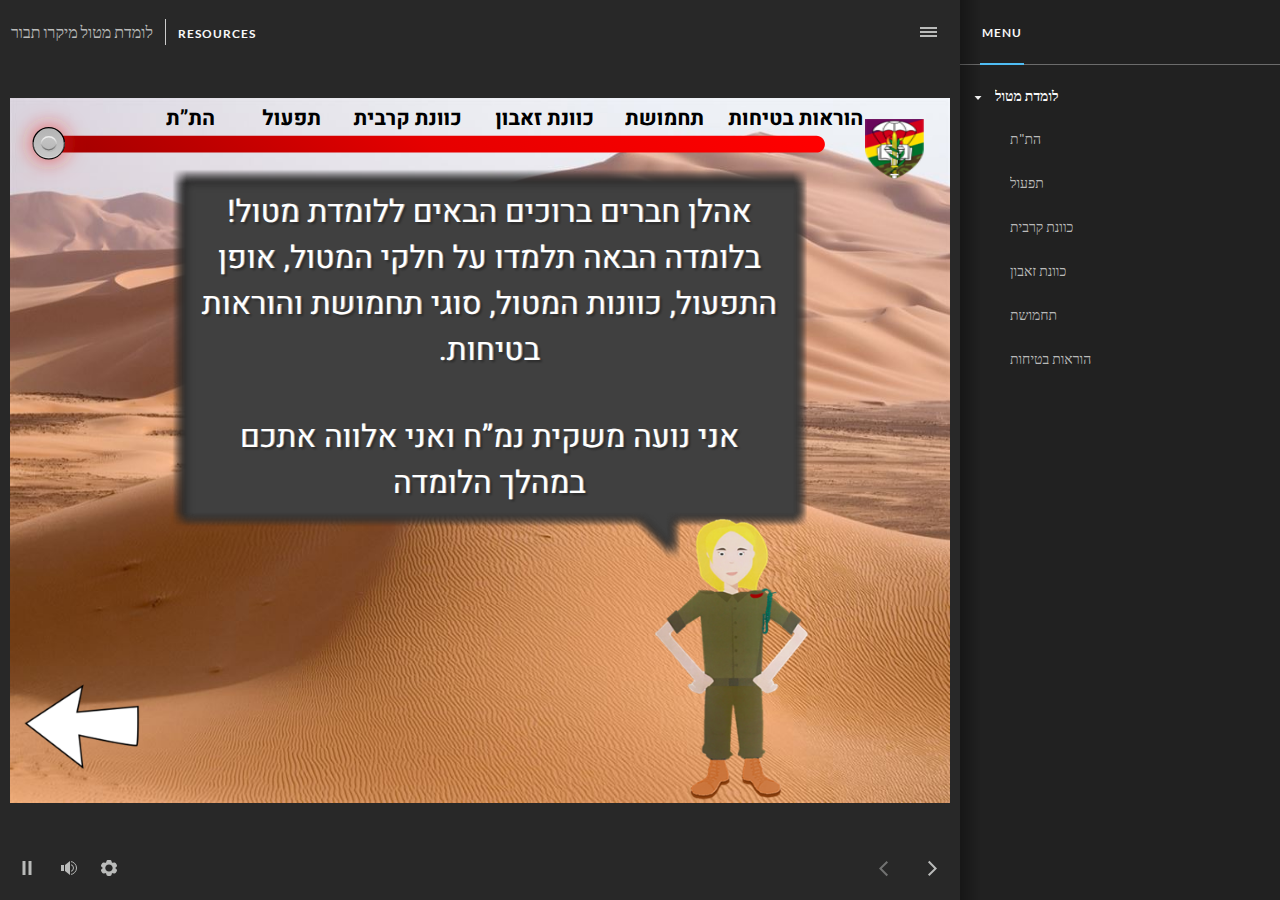
<file: index.html>
<!DOCTYPE html>
<html lang="en-US">
<head>
  <meta charset="utf-8">
  <!-- Created using Storyline 360 - http://www.articulate.com  -->
  <!-- version: 3.52.25247.0 -->
  <title>&#1500;&#1493;&#1502;&#1491;&#1514; &#1502;&#1496;&#1493;&#1500; &#1502;&#1497;&#1511;&#1512;&#1493; &#1514;&#1489;&#1493;&#1512;</title>
  <meta http-equiv="x-ua-compatible" content="IE=edge" />
  <meta name="viewport" content="width=device-width, initial-scale=1.0, user-scalable=no, shrink-to-fit=no, minimal-ui" />
  <meta name="apple-mobile-web-app-capable" content="yes" />
  <style>
    html, body { height: 100%; padding: 0; margin: 0 }
    #app { height: 100%; width: 100%; }
  </style>
  
  <script>window.THREE = { };</script>
</head>
<body style="background: #282828" class="cs-HTML theme-unified">
  <!-- 360 -->
  <script>!function(e){function n(e,i){return e.test(i)}function i(e){var i=e||navigator.userAgent,o=i.split("[FBAN");if(void 0!==o[1]&&(i=o[0]),this.apple={phone:n(t,i),ipod:n(d,i),tablet:!n(t,i)&&n(s,i),device:n(t,i)||n(d,i)||n(s,i)},this.amazon={phone:n(h,i),tablet:!n(h,i)&&n(a,i),device:n(h,i)||n(a,i)},this.android={phone:n(h,i)||n(b,i),tablet:!n(h,i)&&!n(b,i)&&(n(a,i)||n(r,i)),device:n(h,i)||n(a,i)||n(b,i)||n(r,i)},this.windows={phone:n(l,i),tablet:n(p,i),device:n(l,i)||n(p,i)},this.other={blackberry:n(f,i),blackberry10:n(u,i),opera:n(c,i),firefox:n(A,i),chrome:n(w,i),device:n(f,i)||n(u,i)||n(c,i)||n(A,i)||n(w,i)},this.seven_inch=n(v,i),this.any=this.apple.device||this.android.device||this.windows.device||this.other.device||this.seven_inch,this.phone=this.apple.phone||this.android.phone||this.windows.phone,this.tablet=this.apple.tablet||this.android.tablet||this.windows.tablet,"undefined"==typeof window)return this}function o(){var e=new i;return e.Class=i,e}var t=/iPhone/i,d=/iPod/i,s=/iPad/i,b=/(?=.*\bAndroid\b)(?=.*\bMobile\b)/i,r=/Android/i,h=/(?=.*\bAndroid\b)(?=.*\bSD4930UR\b)/i,a=/(?=.*\bAndroid\b)(?=.*\b(?:KFOT|KFTT|KFJWI|KFJWA|KFSOWI|KFTHWI|KFTHWA|KFAPWI|KFAPWA|KFARWI|KFASWI|KFSAWI|KFSAWA)\b)/i,l=/IEMobile/i,p=/(?=.*\bWindows\b)(?=.*\bARM\b)/i,f=/BlackBerry/i,u=/BB10/i,c=/Opera Mini/i,w=/(CriOS|Chrome)(?=.*\bMobile\b)/i,A=/(?=.*\bFirefox\b)(?=.*\bMobile\b)/i,v=new RegExp("(?:Nexus 7|BNTV250|Kindle Fire|Silk|GT-P1000)","i");"undefined"!=typeof module&&module.exports&&"undefined"==typeof window?module.exports=i:"undefined"!=typeof module&&module.exports&&"undefined"!=typeof window?module.exports=o():"function"==typeof define&&define.amd?define("isMobile",[],e.isMobile=o()):e.isMobile=o()}(this);
    window.isMobile.apple.tablet = window.isMobile.apple.tablet ||
      (navigator.platform === 'MacIntel' && navigator.maxTouchPoints > 1);
    window.isMobile.apple.device = window.isMobile.apple.device || window.isMobile.apple.tablet;
    window.isMobile.tablet = window.isMobile.tablet || window.isMobile.apple.tablet;
    window.isMobile.any = window.isMobile.any || window.isMobile.apple.tablet;
  </script>

  <div id="focus-sink" tabIndex="-1"></div>

  <div id="preso"></div>
  <script>
    window.DS = {};
    window.globals = {
      DATA_PATH_BASE: '',
      HAS_FRAME: true,
      HAS_SLIDE: true,

      lmsPresent: false,
      tinCanPresent: false,
      cmi5Present: false,
      aoSupport: false,
      scale: 'noscale',
      captureRc: false,
      browserSize: 'optimal',
      bgColor: '#282828',
      features: 'ModernPlayerRefresh,MultipleQuizTracking',
      themeName: 'unified',
      preloaderColor: '#FFFFFF',
      suppressAnalytics: false,
      productChannel: 'stable',
      publishSource: 'storyline',
      aid: 'aid|cb651231-3997-4e52-b926-1f11b479476f',
      cid: 'ff8c7688-0fa3-47c3-bd0a-bef752205b8f',
      playerVersion: '3.52.25247.0',
      maxIosVideoElements: 5,

      
      parseParams: function(qs) {
        if (window.globals.parsedParams != null) {
          return window.globals.parsedParams;
        }
        qs = (qs || window.location.search.substr(1)).split('+').join(' ');
        var params = {},
            tokens,
            re = /[?&]?([^=]+)=([^&]*)/g;

        while (tokens = re.exec(qs)) {
          params[decodeURIComponent(tokens[1]).trim()] =
            decodeURIComponent(tokens[2]).trim();
        }
        window.globals.parsedParams = params;
        return params;
      }

    };

    (function() {

      var classTypes = [ 'desktop', 'mobile', 'phone', 'tablet' ];

      var addDeviceClasses = function(prefix, testObj) {
        var curr, i;
        for (i = 0; i < classTypes.length; i++) {
          curr = classTypes[i];
          if (testObj[curr]) {
            document.body.classList.add(prefix + curr);
          }
        }
      };

      var params = window.globals.parseParams(),
          isDevicePreview = params.devicepreview === '1',
          isPhoneOverride = params.deviceType === 'phone' || (isDevicePreview && params.phone == '1'),
          isTabletOverride = (params.deviceType === 'tablet' || isDevicePreview) && !isPhoneOverride,
          isMobileOverride = isPhoneOverride || isTabletOverride;

      var deviceView = {
        desktop: !window.isMobile.any && !isMobileOverride,
        mobile: window.isMobile.any || isMobileOverride,
        phone: isPhoneOverride || (window.isMobile.phone && !isTabletOverride),
        tablet: isTabletOverride || window.isMobile.tablet
      };

      window.globals.deviceView = deviceView;
      window.isMobile.desktop = !window.isMobile.any;
      window.isMobile.mobile = window.isMobile.any;

      addDeviceClasses('view-', deviceView);

    })();
  </script>
  
  <script src='story_content/user.js' type=text/javascript></script>
  <div class="slide-loader"></div>

  <script type="text/javascript">
    var doc = document, loader = doc.body.querySelector('.slide-loader'); [ 1, 2, 3 ].forEach(function(n) { var d = doc.createElement('div'); d.style.backgroundColor = window.globals.preloaderColor; d.classList.add('mobile-loader-dot'); d.classList.add('dot' + n); loader.appendChild(d); });
  </script>

  <div class="mobile-load-title-overlay" style="display: none">
    <div class="mobile-load-title">&#1500;&#1493;&#1502;&#1491;&#1514; &#1502;&#1496;&#1493;&#1500; &#1502;&#1497;&#1511;&#1512;&#1493; &#1514;&#1489;&#1493;&#1512;</div>
  </div>

  <div class="mobile-chrome-warning"></div>

  <script>
    
    if (window.autoSpider && window.vInterfaceObject) {
      document.querySelector('.mobile-load-title-overlay').style.display = 'none';
    }
  </script>

  

  <link rel="stylesheet" href="html5/data/css/output.min.css" data-noprefix />
</body>
<script src="html5/lib/scripts/bootstrapper.min.js"></script>
</html>
</file>
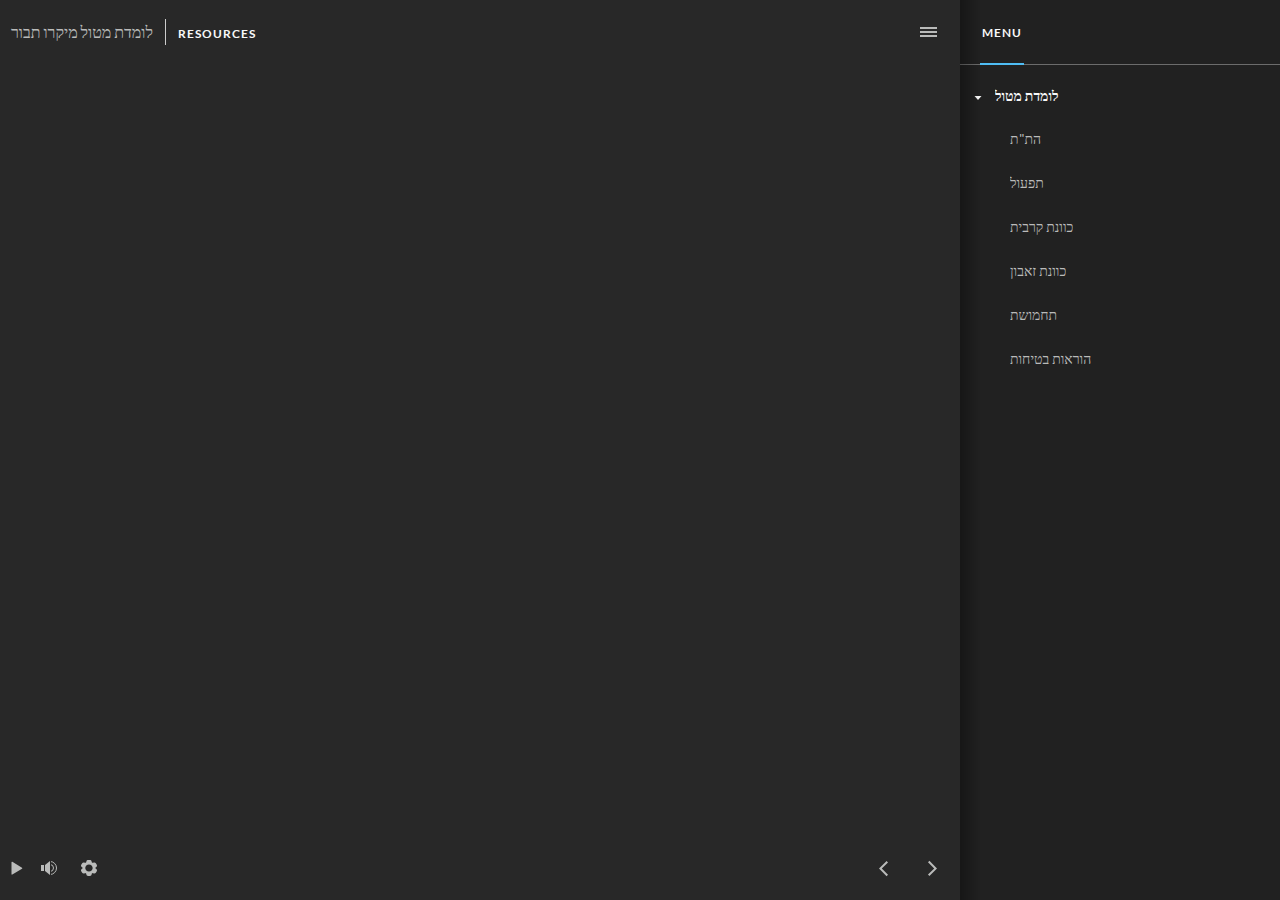
<file: index_lms.html>
<!DOCTYPE html>
<html lang="en-US">
<head>
  <meta charset="utf-8">
  <!-- Created using Storyline 360 - http://www.articulate.com  -->
  <!-- version: 3.52.25247.0 -->
  <title>&#1500;&#1493;&#1502;&#1491;&#1514; &#1502;&#1496;&#1493;&#1500; &#1502;&#1497;&#1511;&#1512;&#1493; &#1514;&#1489;&#1493;&#1512;</title>
  <meta http-equiv="x-ua-compatible" content="IE=edge" />
  <meta name="viewport" content="width=device-width, initial-scale=1.0, user-scalable=no, shrink-to-fit=no, minimal-ui" />
  <meta name="apple-mobile-web-app-capable" content="yes" />
  <style>
    html, body { height: 100%; padding: 0; margin: 0 }
    #app { height: 100%; width: 100%; }
  </style>
  <script src="lms/scormdriver.js" charset="utf-8"></script>
  <script>window.THREE = { };</script>
</head>
<body style="background: #282828" class="cs-HTML theme-unified">
  <!-- 360 -->
  <script>!function(e){function n(e,i){return e.test(i)}function i(e){var i=e||navigator.userAgent,o=i.split("[FBAN");if(void 0!==o[1]&&(i=o[0]),this.apple={phone:n(t,i),ipod:n(d,i),tablet:!n(t,i)&&n(s,i),device:n(t,i)||n(d,i)||n(s,i)},this.amazon={phone:n(h,i),tablet:!n(h,i)&&n(a,i),device:n(h,i)||n(a,i)},this.android={phone:n(h,i)||n(b,i),tablet:!n(h,i)&&!n(b,i)&&(n(a,i)||n(r,i)),device:n(h,i)||n(a,i)||n(b,i)||n(r,i)},this.windows={phone:n(l,i),tablet:n(p,i),device:n(l,i)||n(p,i)},this.other={blackberry:n(f,i),blackberry10:n(u,i),opera:n(c,i),firefox:n(A,i),chrome:n(w,i),device:n(f,i)||n(u,i)||n(c,i)||n(A,i)||n(w,i)},this.seven_inch=n(v,i),this.any=this.apple.device||this.android.device||this.windows.device||this.other.device||this.seven_inch,this.phone=this.apple.phone||this.android.phone||this.windows.phone,this.tablet=this.apple.tablet||this.android.tablet||this.windows.tablet,"undefined"==typeof window)return this}function o(){var e=new i;return e.Class=i,e}var t=/iPhone/i,d=/iPod/i,s=/iPad/i,b=/(?=.*\bAndroid\b)(?=.*\bMobile\b)/i,r=/Android/i,h=/(?=.*\bAndroid\b)(?=.*\bSD4930UR\b)/i,a=/(?=.*\bAndroid\b)(?=.*\b(?:KFOT|KFTT|KFJWI|KFJWA|KFSOWI|KFTHWI|KFTHWA|KFAPWI|KFAPWA|KFARWI|KFASWI|KFSAWI|KFSAWA)\b)/i,l=/IEMobile/i,p=/(?=.*\bWindows\b)(?=.*\bARM\b)/i,f=/BlackBerry/i,u=/BB10/i,c=/Opera Mini/i,w=/(CriOS|Chrome)(?=.*\bMobile\b)/i,A=/(?=.*\bFirefox\b)(?=.*\bMobile\b)/i,v=new RegExp("(?:Nexus 7|BNTV250|Kindle Fire|Silk|GT-P1000)","i");"undefined"!=typeof module&&module.exports&&"undefined"==typeof window?module.exports=i:"undefined"!=typeof module&&module.exports&&"undefined"!=typeof window?module.exports=o():"function"==typeof define&&define.amd?define("isMobile",[],e.isMobile=o()):e.isMobile=o()}(this);
    window.isMobile.apple.tablet = window.isMobile.apple.tablet ||
      (navigator.platform === 'MacIntel' && navigator.maxTouchPoints > 1);
    window.isMobile.apple.device = window.isMobile.apple.device || window.isMobile.apple.tablet;
    window.isMobile.tablet = window.isMobile.tablet || window.isMobile.apple.tablet;
    window.isMobile.any = window.isMobile.any || window.isMobile.apple.tablet;
  </script>

  <div id="focus-sink" tabIndex="-1"></div>

  <div id="preso"></div>
  <script>
    window.DS = {};
    window.globals = {
      DATA_PATH_BASE: '',
      HAS_FRAME: true,
      HAS_SLIDE: true,

      lmsPresent: true,
      tinCanPresent: false,
      cmi5Present: false,
      aoSupport: false,
      scale: 'noscale',
      captureRc: false,
      browserSize: 'optimal',
      bgColor: '#282828',
      features: 'ModernPlayerRefresh,MultipleQuizTracking',
      themeName: 'unified',
      preloaderColor: '#FFFFFF',
      suppressAnalytics: false,
      productChannel: 'stable',
      publishSource: 'storyline',
      aid: 'aid|cb651231-3997-4e52-b926-1f11b479476f',
      cid: 'ff8c7688-0fa3-47c3-bd0a-bef752205b8f',
      playerVersion: '3.52.25247.0',
      maxIosVideoElements: 5,

      
      parseParams: function(qs) {
        if (window.globals.parsedParams != null) {
          return window.globals.parsedParams;
        }
        qs = (qs || window.location.search.substr(1)).split('+').join(' ');
        var params = {},
            tokens,
            re = /[?&]?([^=]+)=([^&]*)/g;

        while (tokens = re.exec(qs)) {
          params[decodeURIComponent(tokens[1]).trim()] =
            decodeURIComponent(tokens[2]).trim();
        }
        window.globals.parsedParams = params;
        return params;
      }

    };

    (function() {

      var classTypes = [ 'desktop', 'mobile', 'phone', 'tablet' ];

      var addDeviceClasses = function(prefix, testObj) {
        var curr, i;
        for (i = 0; i < classTypes.length; i++) {
          curr = classTypes[i];
          if (testObj[curr]) {
            document.body.classList.add(prefix + curr);
          }
        }
      };

      var params = window.globals.parseParams(),
          isDevicePreview = params.devicepreview === '1',
          isPhoneOverride = params.deviceType === 'phone' || (isDevicePreview && params.phone == '1'),
          isTabletOverride = (params.deviceType === 'tablet' || isDevicePreview) && !isPhoneOverride,
          isMobileOverride = isPhoneOverride || isTabletOverride;

      var deviceView = {
        desktop: !window.isMobile.any && !isMobileOverride,
        mobile: window.isMobile.any || isMobileOverride,
        phone: isPhoneOverride || (window.isMobile.phone && !isTabletOverride),
        tablet: isTabletOverride || window.isMobile.tablet
      };

      window.globals.deviceView = deviceView;
      window.isMobile.desktop = !window.isMobile.any;
      window.isMobile.mobile = window.isMobile.any;

      addDeviceClasses('view-', deviceView);

    })();
  </script>
  
  <script src='story_content/user.js' type=text/javascript></script>
  <div class="slide-loader"></div>

  <script type="text/javascript">
    var doc = document, loader = doc.body.querySelector('.slide-loader'); [ 1, 2, 3 ].forEach(function(n) { var d = doc.createElement('div'); d.style.backgroundColor = window.globals.preloaderColor; d.classList.add('mobile-loader-dot'); d.classList.add('dot' + n); loader.appendChild(d); });
  </script>

  <div class="mobile-load-title-overlay" style="display: none">
    <div class="mobile-load-title">&#1500;&#1493;&#1502;&#1491;&#1514; &#1502;&#1496;&#1493;&#1500; &#1502;&#1497;&#1511;&#1512;&#1493; &#1514;&#1489;&#1493;&#1512;</div>
  </div>

  <div class="mobile-chrome-warning"></div>

  <script>
    
    if (window.autoSpider && window.vInterfaceObject) {
      document.querySelector('.mobile-load-title-overlay').style.display = 'none';
    }
  </script>

  

  <link rel="stylesheet" href="html5/data/css/output.min.css" data-noprefix />
</body>
<script src="html5/lib/scripts/bootstrapper.min.js"></script>
</html>
</file>
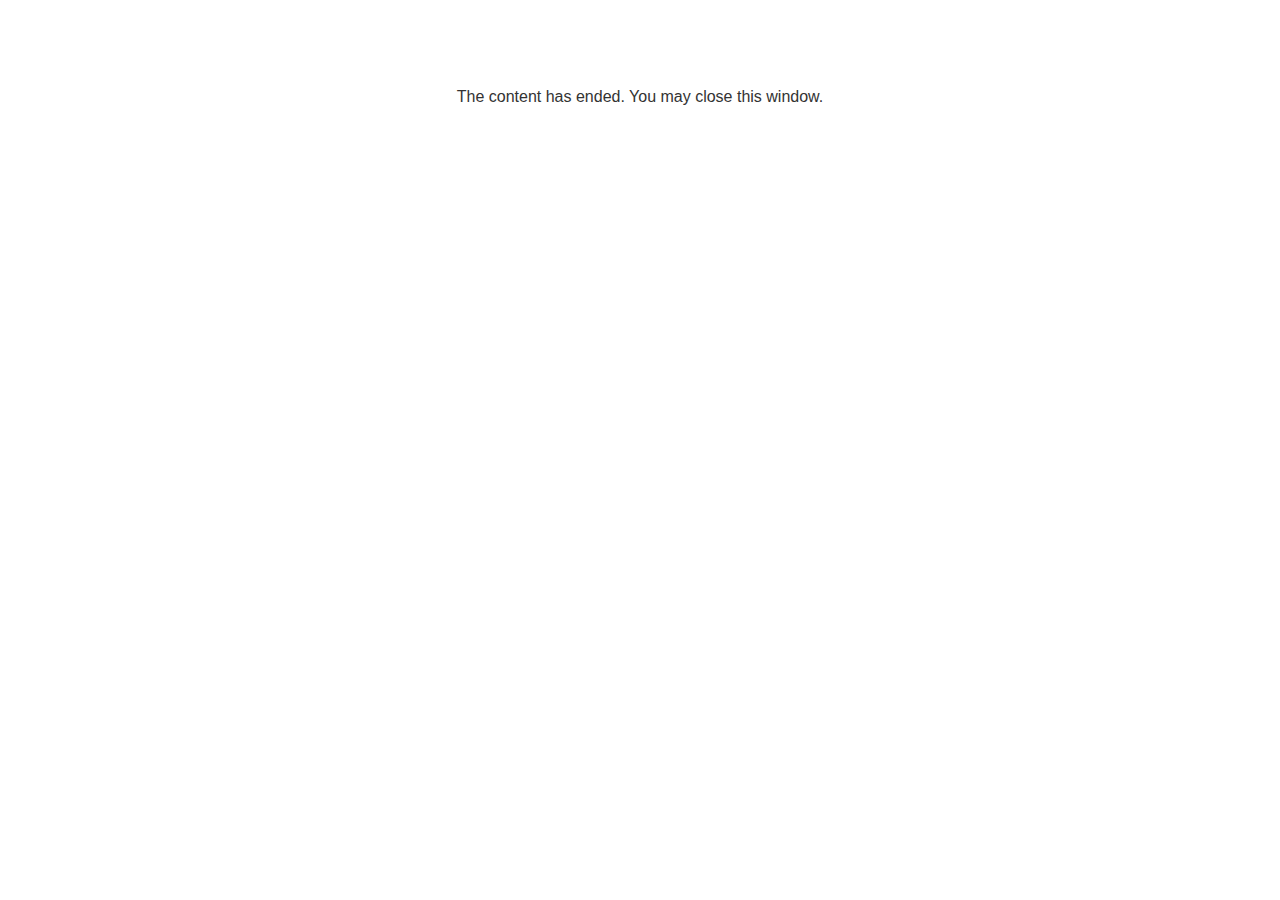
<file: lms/goodbye.html>
<!doctype html>
<html>
<body style="background-color: #ffffff;">

<p role="alert" style="color: #333333;font-family: Lato, articulate, tahoma, arial;font-size: medium;text-align: center;">
<br><br><br><br>
The content has ended. You may close this window.
</p>

</body>
</html>
</file>
<file: html5/data/css/output.min.css>
@font-face {
  font-family: 'LatoBold Charset1_ BoldAF1C6B1C';
  src: url('[data-uri]');
  font-style: normal;
  font-weight: normal;
}
@font-face {
  font-family: 'Lato Charset1_ 696sJxMY74DB29B2';
  src: url('[data-uri]');
  font-style: normal;
  font-weight: normal;
}
@font-face {
  font-family: 'Heebo Charset1_ 67PZoOZA0DDDC08';
  src: url('[data-uri]');
  font-style: normal;
  font-weight: normal;
}
@font-face {
  font-family: 'HeeboBold Charset1_BoldAEDCBE7C';
  src: url('[data-uri]');
  font-style: normal;
  font-weight: normal;
}
@font-face {
  font-family: 'ArialBold Charset1_Bold1451084B';
  src: url('[data-uri]');
  font-style: normal;
  font-weight: normal;
}
@font-face {
  font-family: 'Open SansBold CharsBold4CB5C61E';
  src: url('[data-uri]');
  font-style: normal;
  font-weight: normal;
}
@font-face {
  font-family: 'Arial Charset1_ 5ngZSJo2DC2E427';
  src: url('[data-uri]');
  font-style: normal;
  font-weight: normal;
}
@font-face {
  font-family: 'Open Sans Charset1_ 6T61933217C';
  src: url('[data-uri]');
  font-style: normal;
  font-weight: normal;
}
@font-face {
  font-family: 'HeeboBoldItalic CItalic48449465';
  src: url('[data-uri]');
  font-style: normal;
  font-weight: normal;
}
@font-face {
  font-family: 'Heebo Charset0_v8wz5Yat5C3D031E';
  src: url('[data-uri]');
  font-style: normal;
  font-weight: normal;
}
@font-face {
  font-family: 'HeeboBold Charset0_Bold7CCA5535';
  src: url('[data-uri]');
  font-style: normal;
  font-weight: normal;
}
@font-face {
  font-family: 'Arial Charset0_v8wz5YMo9EE9FF07';
  src: url('[data-uri]');
  font-style: normal;
  font-weight: normal;
}
@font-face {
  font-family: 'Open Sans Charset0_v9TY33EDE6F2';
  src: url('[data-uri]');
  font-style: normal;
  font-weight: normal;
}
@font-face {
  font-family: 'Open SansBold CharsBoldE47A47C6';
  src: url('[data-uri]');
  font-style: normal;
  font-weight: normal;
}
@font-face {
  font-family: 'HeeboBoldItalic CItalic780A3024';
  src: url('[data-uri]');
  font-style: normal;
  font-weight: normal;
}
.cs-HTML {
  background: rgba(40, 40, 40, 1);
}
.cs-pxabnsnfns01011100101 .cs-infopanel  {
  box-shadow: 0 1px 0 rgba(0, 0, 0, 0);
  background: rgba(255, 255, 255, 1);
}
.cs-pxabnsnfns01011100101 .cs-infopanel .cs-link {
  color: rgba(186, 187, 186, 1);
}
.cs-pxabnsnfns01011100101 .cs-infopanel .cs-link:hover {
  color: rgba(255, 255, 255, 1);
}
.cs-pxabnsnfns01011100101 .cs-infopanel .cs-name {
  color: rgba(68, 68, 68, 1);
}
.cs-pxabnsnfns01011100101 .cs-infopanel .cs-title {
  color: rgba(153, 153, 153, 1);
}
.cs-pxabnsnfns01011100101 .cs-infopanelpopup  {
  box-shadow: 0 1px 0 rgba(0, 0, 0, 0);
  background: rgba(0, 0, 0, 0);
}
.cs-pxabnsnfns01011100101 .cs-infopanelpopup .cs-link {
  color: rgba(255, 0, 0, 1);
}
.cs-pxabnsnfns01011100101 .cs-infopanelpopup .cs-link:hover {
  color: rgba(255, 255, 255, 1);
}
.cs-pxabnsnfns01011100101 .cs-infopanelpopup .cs-name {
  color: rgba(255, 255, 255, 1);
}
.cs-pxabnsnfns01011100101 .cs-infopanelpopup .cs-bio {
  color: rgba(186, 187, 186, 1);
}
.cs-pxabnsnfns01011100101 .cs-timer  {
  color: rgba(186, 187, 186, 1);
}
.cs-pxabnsnfns01011100101 .cs-duration stop:first-child {
  stop-color: rgba(60, 60, 60, 1);
}
.cs-pxabnsnfns01011100101 .cs-duration stop:last-child {
  stop-color: rgba(60, 60, 60, 1);
}
.cs-pxabnsnfns01011100101 .cs-elapsed stop:first-child {
  stop-color: rgba(254, 227, 71, 1);
}
.cs-pxabnsnfns01011100101 .cs-elapsed stop:last-child {
  stop-color: rgba(254, 227, 71, 1);
}
.cs-pxabnsnfns01011100101 .cs-timer .cs-pie .cs-innerstroke {
  stroke: rgba(199, 199, 199, 1);
}
.cs-pxabnsnfns01011100101 .cs-timer .cs-pie .cs-innerborder {
  stroke: rgba(255, 255, 255, 1);
}
.cs-pxabnsnfns01011100101 .cs-window  {
  box-shadow: 0 8px 5px rgba(0, 0, 0, 0.2);
  border-color: rgba(49, 99, 0, 0);
  background: rgba(33, 33, 33, 1);
  color: rgba(248, 248, 248, 1);
}
.cs-pxabnsnfns01011100101 .cs-window .cs-diva {
  border-color: rgba(78, 78, 78, 1);
}
.cs-pxabnsnfns01011100101 .cs-window .cs-divb {
  border-color: rgba(78, 78, 78, 0);
}
.cs-pxabnsnfns01011100101 .cs-editor .cs-editor-slide {
  color: rgba(226, 226, 226, 1);
}
.cs-pxabnsnfns01011100101 .cs-editor .cs-editor-html {
  color: rgba(186, 187, 186, 1);
}
.cs-pxabnsnfns01011100101 .cs-editor .cs-editor-button {
  text-shadow: 0 1px 0 rgba(0, 0, 0, 0);
  color: rgba(255, 255, 255, 1);
  border-color: rgba(211, 211, 211, 1);
  background: rgba(34, 34, 34, 1);
}
.cs-pxabnsnfns01011100101 .cs-editor .cs-editor-button:hover {
  background: rgba(68, 68, 68, 1);
}
.cs-pxabnsnfns01011100101 .cs-editor .cs-editor-button:active {
  background: rgba(68, 68, 68, 1);
}
.cs-pxabnsnfns01011100101 .cs-listitem  {
  color: rgba(186, 187, 186, 1);
  border-color: none;
  border: 1px solid transparent;
}
.cs-pxabnsnfns01011100101 .cs-listitem:hover {
  background: rgba(255, 255, 255, 0.06);
  border-color: rgba(108, 108, 108, 1) !important;
  border-width: 1px;
  border-radius: 2px;
  border-style: solid;
  box-sizing: border-box;
}
.cs-pxabnsnfns01011100101 .cs-listitem.hover {
  background: rgba(255, 255, 255, 0.06);
  border-color: rgba(108, 108, 108, 1) !important;
  border-width: 1px;
  border-radius: 2px;
  border-style: solid;
  box-sizing: border-box;
}
.cs-pxabnsnfns01011100101 .cs-glossary  {
  color: rgba(186, 187, 186, 1);
}
.cs-pxabnsnfns01011100101 .cs-glossary .cs-scrolling-panel {
  background: rgba(0, 0, 0, 0);
}
.cs-pxabnsnfns01011100101 .cs-glossary .cs-term.cs-selected .cs-choice-list-trigger {
  color: rgba(255, 255, 255, 1);
  background: rgba(255, 255, 255, 1);
}
.cs-pxabnsnfns01011100101 .cs-glossary .cs-term.cs-selected .cs-choice-list-trigger:focus {
  color: rgba(255, 255, 255, 1);
  background: rgba(255, 255, 255, 1);
}
.cs-pxabnsnfns01011100101 .cs-glossary .cs-term:hover .cs-choice-list-trigger {
  background: rgba(186, 187, 186, 1);
}
.cs-pxabnsnfns01011100101 .cs-glossary .cs-term.hover .cs-choice-list-trigger {
  background: rgba(186, 187, 186, 1);
}
.cs-pxabnsnfns01011100101 .cs-glossary .cs-term .cs-choice-list-trigger:focus {
  background: rgba(186, 187, 186, 1);
}
.cs-pxabnsnfns01011100101 .cs-glossary .cs-diva {
  border-color: rgba(0, 0, 0, 0);
}
.cs-pxabnsnfns01011100101 .cs-glossary .cs-divb {
  border-color: rgba(0, 0, 0, 0);
}
.cs-pxabnsnfns01011100101 .cs-glossary .cs-divc {
  border-color: rgba(0, 0, 0, 0);
}
.cs-pxabnsnfns01011100101 .cs-glossary .cs-heading {
  color: rgba(248, 248, 248, 1);
  font-weight: 700;
}
.note-content p span {
  color: rgba(186, 187, 186, 1);
  line-height: 1.4em;
  font-size: 103.769%;
}
.cs-pxabnsnfns01011100101 .cs-resource .cs-separator {
  border-color: rgba(0, 0, 0, 0);
}
.cs-pxabnsnfns01011100101 .cs-outline  {
  color: rgba(45, 45, 45, 1);
}
.cs-pxabnsnfns01011100101 .cs-outline .cs-diva {
  border-color: rgba(0, 0, 0, 0);
}
.cs-pxabnsnfns01011100101 .cs-outline .cs-divb {
  border-color: rgba(0, 0, 0, 0);
}
.cs-pxabnsnfns01011100101 .cs-outline .cs-divc {
  border-color: rgba(0, 0, 0, 0);
}
.cs-pxabnsnfns01011100101 .cs-outline .cs-search-filter:hover {
  color: rgba(0, 0, 0, 0);
}
.cs-pxabnsnfns01011100101 .cs-outline .cs-search-filter.hover {
  color: rgba(0, 0, 0, 0);
}
.cs-pxabnsnfns01011100101 .cs-transcript  {
  color: rgba(255, 255, 255, 1);
}
.cs-pxabnsnfns01011100101 .cs-transcript .cs-div {
  border-color: rgba(0, 0, 0, 0);
}
.cs-pxabnsnfns01011100101 .cs-tabs:not(.topmenu-item) {
  color: rgba(248, 248, 248, 1);
}
.cs-pxabnsnfns01011100101 .cs-tabs .cs-inner-button:not(.topmenu-item) {
  text-shadow: 0 1px 0 rgba(0, 0, 0, 0);
}
.cs-pxabnsnfns01011100101 .cs-tabs:hover:not(.topmenu-item) {
  color: rgba(248, 248, 248, 1);
}
.cs-pxabnsnfns01011100101 .cs-tabs.cs-selected {
  background: rgba(0, 0, 0, 0);
  color: rgba(248, 248, 248, 1);
}
.cs-pxabnsnfns01011100101 .cs-seekcontrol  {
  background: rgba(0, 0, 0, 0);
  border-color: rgba(0, 0, 0, 0);
}
.cs-pxabnsnfns01011100101 .cs-seekcontrol .cs-button:hover .cs-icon {
  fill: rgba(255, 255, 255, 1);
}
.cs-pxabnsnfns01011100101 .cs-seekcontrol .cs-button.hover .cs-icon {
  fill: rgba(255, 255, 255, 1);
}
.cs-pxabnsnfns01011100101 .cs-seekcontrol .cs-button .cs-icon-shadow {
  fill: rgba(0, 0, 0, 0);
}
.cs-pxabnsnfns01011100101 .cs-seekcontrol .cs-button .cs-icon {
  fill: rgba(180, 180, 180, 1);
}
.cs-pxabnsnfns01011100101 .cs-seekcontrol .cs-seek .cs-fill {
  background: rgba(255, 255, 255, 0.6);
}
.cs-pxabnsnfns01011100101 .cs-seekcontrol .cs-seek {
  background: rgba(108, 108, 108, 1);
  border-color: rgba(0, 0, 0, 0);
}
.cs-pxabnsnfns01011100101 .cs-searchinput .cs-input {
  color: rgba(186, 187, 186, 1);
  border-color: rgba(0, 0, 0, 0);
  background: rgba(255, 255, 255, 0.06);
}
.cs-pxabnsnfns01011100101 .cs-searchinput .cs-input:focus {
  color: rgba(248, 248, 248, 1);
  background: rgba(41, 41, 41, 1);
}
.cs-pxabnsnfns01011100101 .cs-searchinput .cs-input:hover {
  box-shadow: inset 0 0 1px 0 rgba(69, 126, 19, 0);
}
.cs-pxabnsnfns01011100101 .cs-searchinput .cs-input.hover {
  box-shadow: inset 0 0 1px 0 rgba(69, 126, 19, 0);
}
.cs-pxabnsnfns01011100101 .cs-searchinput .cs-button .cs-icon {
  fill: rgba(186, 187, 186, 1);
}
.cs-pxabnsnfns01011100101 .cs-searchinput .cs-button:hover {
  fill: rgba(63, 133, 0, 1);
}
.cs-pxabnsnfns01011100101 .cs-searchinput .cs-button.hover {
  fill: rgba(63, 133, 0, 1);
}
.cs-pxabnsnfns01011100101 .cs-menu  {
  box-shadow: 0 1px 0 rgba(0, 0, 0, 0);
  background: rgba(33, 33, 33, 1);
}
.cs-pxabnsnfns01011100101 .cs-topmenu-item.active .cs-tab {
  background: rgba(33, 33, 33, 1);
}
.cs-pxabnsnfns01011100101 .cs-logo  {
  box-shadow: 0 1px 0 rgba(37, 75, 0, 1);
  background: rgba(255, 255, 255, 0);
}
.cs-pxabnsnfns01011100101 .cs-checkbox  {
  color: rgba(255, 255, 255, 1);
}
.cs-pxabnsnfns01011100101 .cs-checkbox:hover {
  border-color: rgba(175, 221, 130, 1);
}
.cs-pxabnsnfns01011100101 .cs-checkbox.hover {
  border-color: rgba(175, 221, 130, 1);
}
.cs-pxabnsnfns01011100101 .cs-checkbox .cs-box {
  color: rgba(255, 255, 255, 1);
  border-color: rgba(42, 83, 0, 1);
}
.cs-pxabnsnfns01011100101 .cs-checkbox .cs-box:checked::after {
  color: rgba(43, 196, 0, 1);
}
.cs-pxabnsnfns01011100101 .cs-button  {
  text-shadow: 0 1px 0 rgba(0, 0, 0, 0);
  color: rgba(186, 187, 186, 1);
  border-color: rgba(0, 0, 0, 0);
  background: rgba(0, 0, 0, 0);
  box-shadow: 0 1px 0 rgba(0, 0, 0, 0);
}
.cs-pxabnsnfns01011100101 .cs-button .cs-icon {
  fill: rgba(186, 187, 186, 1);
}
.cs-pxabnsnfns01011100101 .cs-button .cs-icon-shadow {
  fill: rgba(0, 0, 0, 0);
}
.cs-pxabnsnfns01011100101 .cs-button:hover {
  background: rgba(248, 248, 248, 1);
}
.cs-pxabnsnfns01011100101 .cs-button.hover {
  background: rgba(248, 248, 248, 1);
}
.cs-pxabnsnfns01011100101 .cs-button:active {
  background: rgba(0, 0, 0, 0);
}
.cs-pxabnsnfns01011100101 .cs-button.cs-disabled:hover {
  background: rgba(0, 0, 0, 0);
}
.cs-pxabnsnfns01011100101 .cs-button.cs-disabled.hover {
  background: rgba(0, 0, 0, 0);
}
.cs-pxabnsnfns01011100101 .cs-button.cs-disabled:active {
  background: rgba(0, 0, 0, 0);
}
.cs-pxabnsnfns01011100101 .cs-button.cs-volume:hover {
  background: rgba(0, 0, 0, 0);
}
.cs-pxabnsnfns01011100101 .cs-button.cs-volume.hover {
  background: rgba(0, 0, 0, 0);
}
.cs-pxabnsnfns01011100101 .cs-button.cs-volume:active {
  background: rgba(0, 0, 0, 0);
}
.cs-pxabnsnfns01011100101.cs-base  {
  color: rgba(186, 187, 186, 1);
  border-color: rgba(40, 40, 40, 1);
  background: rgba(40, 40, 40, 1);
}
.cs-pxabnsnfns01011100101.cs-base .cs-separator .cs-diva {
  background: rgba(69, 69, 69, 1);
}
.cs-pxabnsnfns01011100101.cs-base .cs-separator .cs-divb {
  background: rgba(0, 0, 0, 0);
}
.cs-pxabnsnfns01011100101.cs-base .cs-topmenu-item.active .cs-tab {
  border-color: rgba(69, 69, 69, 1);
}
.cs-pxabnsnfns01011100101.cs-base .cs-topmenu-item.active .cs-panel {
  border-color: rgba(69, 69, 69, 1);
}
.cs-pxabnsnfns01011100101.cs-base .cs-left {
  background: rgba(33, 33, 33, 1);
}
.cs-pxabnsnfns01011100101.cs-base .cs-area-primary .cs-slide-container {
  background: rgba(40, 40, 40, 1);
}
.cs-pxabnsnfns01011100101.cs-base.cs-custom-theme .cs-brandhighlight-bg {
  background: rgba(79, 189, 244, 1) !important;
}
.cs-pxabnsnfns01011100101.cs-base.cs-custom-theme .cs-brandhighlight-secondary-bg {
  background: rgba(255, 255, 255, 1) !important;
}
.cs-pxabnsnfns01011100101.cs-base.cs-custom-theme .cs-brandhighlight-border {
  border-color: rgba(79, 189, 244, 1) !important;
}
.cs-pxabnsnfns01011100101.cs-base.cs-custom-theme .cs-brandhighlight-text {
  color: rgba(79, 189, 244, 1) !important;
}
.cs-pxabnsnfns01011100101.cs-base.cs-custom-theme .cs-brandhighlight-fill {
  fill: rgba(79, 189, 244, 1) !important;
}
.cs-pxabnsnfns01011100101.cs-base.cs-custom-theme .cs-listitem.cs-selected {
  background-color: rgba(255, 255, 255, 0.06) !important;
}
.cs-pxabnsnfns01011100101 .cs-volume::-moz-range-thumb {
  border-color: rgba(43, 85, 0, 1);
  box-shadow: inset 0 0 1px 0 rgba(43, 85, 0, 1);
  background: rgba(255, 255, 255, 1);
}
.cs-pxabnsnfns01011100101 .cs-volume::-ms-thumb {
  border-color: rgba(43, 85, 0, 1);
  box-shadow: inset 0 0 1px 0 rgba(43, 85, 0, 1);
  background: rgba(255, 255, 255, 1);
}
.cs-pxabnsnfns01011100101 .cs-volume::-webkit-slider-thumb {
  border-color: rgba(43, 85, 0, 1);
  box-shadow: inset 0 0 1px 0 rgba(43, 85, 0, 1);
  background: rgba(255, 255, 255, 1);
}
.cs-pxabnsnfns01011100101 .cs-volume::-moz-range-track {
  border-color: rgba(66, 140, 1, 1);
  background: rgba(108, 108, 108, 1);
}
.cs-pxabnsnfns01011100101 .cs-volume::-ms-track {
  border-color: rgba(66, 140, 1, 1);
  background: rgba(108, 108, 108, 1);
}
.cs-pxabnsnfns01011100101 .cs-volume::-webkit-slider-runnable-track {
  border-color: rgba(66, 140, 1, 1);
  background: rgba(108, 108, 108, 1);
}
body.show-focus .tab-focus-box {
  border-color: rgba(255, 255, 0, 1);
}
.skipnav {
  border-color: rgba(255, 255, 0, 1);
}
.cs-pxabnsnfns01011100101 .cs-listitem:hover {
  color: none;
}
.cs-pxabnsnfns01011100101 .cs-listitem.hover {
  color: none;
}
.cs-pxabnsnfns01011100101 .cs-listitem.cs-viewed {
  color: #BABBBA;
}
.cs-pxabnsnfns01011100101 .cs-listitem {
  color: #BABBBA;
}
.cs-pxabnsnfns01011100101 .cs-listitem:hover .cs-icon-carrot * {
  fill: none;
}
.cs-pxabnsnfns01011100101 .cs-listitem.hover .cs-icon-carrot * {
  fill: none;
}
.cs-pxabnsnfns01011100101 .cs-listitem .cs-icon-carrot {
  color: none;
  top: calc(3px);
}
.cs-pxabnsnfns01011100101 .cs-listitem .cs-icon-carrot .cs-shadow {
  color: #F8F8F8;
}
.cs-pxabnsnfns01011100101 .item-collapsible .is-scene {
  color: #F8F8F8 !important;
  font-weight: 700;
}
.cs-pxabnsnfns01011100101 .is-scene .cs-icon-carrot * {
  color: #F8F8F8 !important;
  font-weight: 700;
}
.cs-pxabnsnfns01011100101 .is-scene:not(.outline-links-collapse) > a {
  color: #F8F8F8;
}
.cs-pxabnsnfns01011100101 .is-scene:not(.outline-links-collapse) .cs-icon-carrot * {
  fill: none !important;
  color: #F8F8F8 !important;
}
.cs-pxabnsnfns01011100101 .tabs, .cs-pxabnsnfns01011100101 .cs-logo {
  border-bottom: 1px solid rgba(108, 108, 108, 1);
}
.cs-pxabnsnfns01011100101 .area-secondary-wrapper:after {
  background-image: url('[data-uri]');
  background-size: 100%;
}
.cs-pxabnsnfns01011100101 .panel-footer {
  background: #212121;
}
.cs-pxabnsnfns01011100101 #outline-search {
  background: rgba(255, 255, 255, 0.06);
  border-color: rgba(108, 108, 108, 1);
  border-width: 1px;
  border-style: solid;
}
.cs-pxabnsnfns01011100101 .topmenu-panel #outline-search {
  background: #545454;
}
.cs-pxabnsnfns01011100101 .search-icon circle, .cs-pxabnsnfns01011100101 .search-icon path {
  stroke: #BABBBA;
}
.cs-pxabnsnfns01011100101 #outline-search input[type   =search] {
  color: #F8F8F8;
}
.cs-pxabnsnfns01011100101 #outline-search ::-webkit-input-placeholder {
  color: #BABBBA !important;
}
.cs-pxabnsnfns01011100101 #outline-search :-ms-input-placeholder {
  color: #BABBBA !important;
}
.cs-pxabnsnfns01011100101 #outline-search ::-moz-placeholder {
  color: #BABBBA !important;
  opacity: 1;
}
.cs-pxabnsnfns01011100101 .cs-topmenu-item.active, body:not(.is-touchable-tablet) .cs-pxabnsnfns01011100101 .cs-topmenu-item:hover {
  color: #F8F8F8;
}
.cs-pxabnsnfns01011100101 .cs-topmenu-item.button-tapped {
  color: #F8F8F8;
}
.cs-pxabnsnfns01011100101 .cs-topmenu-item.active .cs-tab, .cs-pxabnsnfns01011100101 .cs-topmenu-item .cs-tab {
  background: transparent !important;
  border: none !important;
}
.cs-pxabnsnfns01011100101 .top-tabs-drop-icon div {
  background: #BABBBA;
}
.cs-pxabnsnfns01011100101 .cs-panel.topmenu-panel .panel-content, .cs-pxabnsnfns01011100101 .top-tabs-drop {
  background: #212121;
}
.cs-pxabnsnfns01011100101 .cs-topmenu-item.active .cs-panel {
  background: #212121;
}
.cs-pxabnsnfns01011100101 .cs-menu.topmenu-panel, .cs-pxabnsnfns01011100101 .top-tabs-drop {
  border: 1px solid rgba(69, 69, 69, 1) !important;
  border-radius: 3px;
}
.cs-pxabnsnfns01011100101 .resources .resources-list a:hover {
  background: rgba(255, 255, 255, 0.06);
}
body:not(.is-touchable-tablet) .cs-pxabnsnfns01011100101 .resources .resources-list a:hover {
  background: rgba(255, 255, 255, 0.06);
}
.cs-pxabnsnfns01011100101 .resources .resources-list a.hover {
  background: rgba(255, 255, 255, 0.06);
}
body:not(.is-touchable-tablet) .cs-pxabnsnfns01011100101 .resources .resources-list a.hover {
  background: rgba(255, 255, 255, 0.06);
}
.cs-pxabnsnfns01011100101 .resources .resources-list a.button-tapped {
  background: rgba(255, 255, 255, 0.06);
}
.cs-pxabnsnfns01011100101 .cs-icon path, .cs-pxabnsnfns01011100101 .cs-icon rect, .cs-pxabnsnfns01011100101 .cs-icon polygon, .cs-pxabnsnfns01011100101 .menu-icon-wrapper.menu-icon-wrapper-hover path {
  fill: #BABBBA;
}
.cs-pxabnsnfns01011100101 .cs-icon .icon-stroke-only {
  fill: none !important;
  stroke: #BABBBA !important;
}
body:not(.is-touchable-tablet) .cs-pxabnsnfns01011100101 .cs-button:hover .cs-icon path, body:not(.is-touchable-tablet) .cs-pxabnsnfns01011100101 .cs-button:hover .cs-icon rect, body:not(.is-touchable-tablet) .cs-pxabnsnfns01011100101 .cs-button:hover .cs-icon polygon {
  fill: #F8F8F8;
}
body:not(.is-touchable-tablet) .cs-pxabnsnfns01011100101 .cs-tabs:hover .search-icon circle, body:not(.is-touchable-tablet) .cs-pxabnsnfns01011100101 .cs-tabs:hover .search-icon path {
  stroke: #F8F8F8;
}
.cs-pxabnsnfns01011100101 .cs-button.button-tapped .cs-icon path, .cs-pxabnsnfns01011100101 .cs-button.button-tapped .cs-icon rect, .cs-pxabnsnfns01011100101 .cs-button.button-tapped .cs-icon polygon {
  fill: #F8F8F8;
}
body:not(.is-touchable-tablet) .cs-pxabnsnfns01011100101 .cs-button:hover .cs-icon .icon-stroke-only {
  fill: none !important;
  stroke: #F8F8F8 !important;
}
.cs-pxabnsnfns01011100101 .cs-button:button-tapped .cs-icon .icon-stroke-only {
  fill: none !important;
  stroke: #F8F8F8 !important;
}
.cs-pxabnsnfns01011100101 .menu-icon-wrapper.menu-icon-wrapper-hover svg path {
  fill: #F8F8F8;
}
.floating-sidebar:not(.sidebar-closed) .cs-pxabnsnfns01011100101 #hamburger .menu-icon-wrapper svg path {
  fill: #BABBBA;
}
.floating-sidebar:not(.sidebar-closed) .cs-pxabnsnfns01011100101 #hamburger .menu-icon-wrapper.menu-icon-wrapper-hover svg path {
  fill: #F8F8F8;
}
.cs-pxabnsnfns01011100101 .volume .btn:before {
  background-image: url('[data-uri]');
}
.cs-pxabnsnfns01011100101 .volume-track {
  background: #6C6C6C;
}
.cs-pxabnsnfns01011100101 .volume-icon circle {
  stroke: #BABBBA;
}
.cs-pxabnsnfns01011100101 .cs-settings > .settings-panel {
  background: #212121;
  border: 1px solid rgba(69, 69, 69, 1) !important;
  border-radius: 3px;
}
.cs-pxabnsnfns01011100101 .cs-settings > .panel-down-arrow {
  fill: #212121;
}
.cs-pxabnsnfns01011100101 .switch-toggle .border {
  stroke: #7C7C7C;
}
.cs-pxabnsnfns01011100101 .switch-toggle .thumb-off .thumb {
  fill: #A2A2A2;
}
.cs-pxabnsnfns01011100101 .switch-toggle .thumb-on .track {
  fill: rgba(79, 189, 244, 1);
}
.cs-pxabnsnfns01011100101 .switch-toggle .thumb-off .track {
  fill: rgba(255, 255, 255, 0.1);
}
.cs-pxabnsnfns01011100101 .switch-label {
  color: #BABBBA;
}
.cs-pxabnsnfns01011100101 .cs-panel .scrollarea-btn:after {
  background: rgba(179, 180, 179, 0.75);
}
.scrollarea-scrollbar:hover .scrollarea-btn:after, .scrollarea-scrollbar.highlight-scrollbar .scrollarea-btn:after {
  background: rgba(179, 180, 179, 0.75);
}
.floating-sidebar .sidebar-overlay {
  background: rgba(0, 0, 0, 0.85);
}
.cs-pxabnsnfns01011100101 .overlay-message {
  background: rgba(0, 0, 0, 0.85);
}
.cs-pxabnsnfns01011100101 .top-ui-bg, .cs-pxabnsnfns01011100101 .bottom-ui-bg, .cs-pxabnsnfns01011100101 .right-ui-bg, .cs-pxabnsnfns01011100101 .left-ui-bg {
  background: rgba(40, 40, 40, 0.8);
}
.cs-pxabnsnfns01011100101 .circle-progress-bg {
  fill: #282828;
}
.cs-pxabnsnfns01011100101 .circle-progress-well {
  fill: #6C6C6C;
}
.cs-pxabnsnfns01011100101 .circle-progress-pie {
  stroke: #6C6C6C;
}
.cs-pxabnsnfns01011100101 .lightbox .option-pane {
  background: rgba(40, 40, 40, 0.8);
}
.cs-pxabnsnfns01011100101 .lightbox .option-pane:before {
  background: #282828;
}
.cs-pxabnsnfns01011100101 .message-window {
  background: #212121;
  border: 1px solid rgba(69, 69, 69, 1) !important;
  border-radius: 3px;
}
.cs-pxabnsnfns01011100101 .message-window-header p, .cs-pxabnsnfns01011100101 .message-window-text {
  color: #F8F8F8;
}
.cs-pxabnsnfns01011100101 .message-window-header p {
  border-bottom: 1px solid rgba(69, 69, 69, 1);
}
.cs-pxabnsnfns01011100101 .message-window button.slide-object-button {
  border: 1px solid rgba(108, 108, 108, 1) !important;
}
.cs-pxabnsnfns01011100101 .message-window button.slide-object-button:hover {
  background: rgba(255, 255, 255, 0.06) !important;
}
.message-window .slide-object-button tspan, .message-window .slide-object-button-text tspan {
  fill: #F8F8F8 !important;
}
body:not(.is-touchable-tablet) .cs-pxabnsnfns01011100101 .cs-button:hover .text {
  color: #F8F8F8;
}
.cs-pxabnsnfns01011100101 .cs-button.button-tapped .text {
  color: #F8F8F8;
}
.cs-pxabnsnfns01011100101.cs-base {
  background: #282828;
}
.cs-pxabnsnfns01011100101 .cs-menu {
  background: transparent;
}
.cs-pxabnsnfns01011100101 .progress-bar .progress-bar-fill:after {
  background: #FFFFFF !important;
}
.cs-pxabnsnfns01011100101 .volume-dot {
  background: #FFFFFF !important;
}
.fn-npnxnanbsnfns01011100101 {
  font-family: 'Lato22AB4CAF';
  -webkit-font-variant-ligatures: no-common-ligatures;
  font-variant-ligatures: no-common-ligatures;
}
.fn-pxabnsnfns01011100101 {
  font-family: 'Lato22AB4CAF';
  -webkit-font-variant-ligatures: no-common-ligatures;
  font-variant-ligatures: no-common-ligatures;
}
.fn-npxnabnsnfns01011100101 {
  font-family: 'Lato22AB4CAF';
  -webkit-font-variant-ligatures: no-common-ligatures;
  font-variant-ligatures: no-common-ligatures;
}
.fn-npnxnanbnsnfns01011100101 {
  font-family: 'Lato22AB4CAF';
  -webkit-font-variant-ligatures: no-common-ligatures;
  font-variant-ligatures: no-common-ligatures;
}
.fn-pxabnsnfns01011100100 {
  font-family: 'Lato22AB4CAF';
  -webkit-font-variant-ligatures: no-common-ligatures;
  font-variant-ligatures: no-common-ligatures;
}
@font-face {
  font-family: 'Lato22AB4CAF';
  src: url('[data-uri]');
  font-style: normal;
  font-weight: bold;
}
@font-face {
  font-family: 'Lato22AB4CAF';
  src: url('[data-uri]');
  font-style: normal;
  font-weight: normal;
}
.cs-InvalidPromptSlide .cs-69zCr4BkEcS-InvalidPromptSlide-btn0 {
  color: rgba(255, 255, 255, 1);
  border-color: rgba(211, 211, 211, 1);
  background: rgba(34, 34, 34, 1);
  text-shadow: 0 1px 0 rgba(0, 0, 0, 0);
}
.cs-InvalidPromptSlide .cs-69zCr4BkEcS-InvalidPromptSlide-btn0 .cs-html {
  color: rgba(186, 187, 186, 1);
}
.cs-InvalidPromptSlide .cs-69zCr4BkEcS-InvalidPromptSlide-btn0 .cs-slide {
  border-color: rgba(226, 226, 226, 1);
}
.cs-InvalidPromptSlide .cs-69zCr4BkEcS-InvalidPromptSlide-btn0:hover {
  background: rgba(68, 68, 68, 1);
}
.cs-InvalidPromptSlide .cs-69zCr4BkEcS-InvalidPromptSlide-btn0:active {
  background: rgba(68, 68, 68, 1);
}
.cs-PrintPromptSlide .cs-69zCr4BkEcS-PrintPromptSlide-btn0 {
  color: rgba(255, 255, 255, 1);
  border-color: rgba(211, 211, 211, 1);
  background: rgba(34, 34, 34, 1);
  text-shadow: 0 1px 0 rgba(0, 0, 0, 0);
}
.cs-PrintPromptSlide .cs-69zCr4BkEcS-PrintPromptSlide-btn0 .cs-html {
  color: rgba(186, 187, 186, 1);
}
.cs-PrintPromptSlide .cs-69zCr4BkEcS-PrintPromptSlide-btn0 .cs-slide {
  border-color: rgba(226, 226, 226, 1);
}
.cs-PrintPromptSlide .cs-69zCr4BkEcS-PrintPromptSlide-btn0:hover {
  background: rgba(68, 68, 68, 1);
}
.cs-PrintPromptSlide .cs-69zCr4BkEcS-PrintPromptSlide-btn0:active {
  background: rgba(68, 68, 68, 1);
}
.cs-ScrollPromptSlide .cs-69zCr4BkEcS-ScrollPromptSlide-btn0 {
  color: rgba(255, 255, 255, 1);
  border-color: rgba(211, 211, 211, 1);
  background: rgba(34, 34, 34, 1);
  text-shadow: 0 1px 0 rgba(0, 0, 0, 0);
}
.cs-ScrollPromptSlide .cs-69zCr4BkEcS-ScrollPromptSlide-btn0 .cs-html {
  color: rgba(186, 187, 186, 1);
}
.cs-ScrollPromptSlide .cs-69zCr4BkEcS-ScrollPromptSlide-btn0 .cs-slide {
  border-color: rgba(226, 226, 226, 1);
}
.cs-ScrollPromptSlide .cs-69zCr4BkEcS-ScrollPromptSlide-btn0:hover {
  background: rgba(68, 68, 68, 1);
}
.cs-ScrollPromptSlide .cs-69zCr4BkEcS-ScrollPromptSlide-btn0:active {
  background: rgba(68, 68, 68, 1);
}
.cs-ResumePromptSlide .cs-69zCr4BkEcS-ResumePromptSlide-btn0 {
  color: rgba(255, 255, 255, 1);
  border-color: rgba(211, 211, 211, 1);
  background: rgba(34, 34, 34, 1);
  text-shadow: 0 1px 0 rgba(0, 0, 0, 0);
}
.cs-ResumePromptSlide .cs-69zCr4BkEcS-ResumePromptSlide-btn0 .cs-html {
  color: rgba(186, 187, 186, 1);
}
.cs-ResumePromptSlide .cs-69zCr4BkEcS-ResumePromptSlide-btn0 .cs-slide {
  border-color: rgba(226, 226, 226, 1);
}
.cs-ResumePromptSlide .cs-69zCr4BkEcS-ResumePromptSlide-btn0:hover {
  background: rgba(68, 68, 68, 1);
}
.cs-ResumePromptSlide .cs-69zCr4BkEcS-ResumePromptSlide-btn0:active {
  background: rgba(68, 68, 68, 1);
}
.cs-ResumePromptSlide .cs-69zCr4BkEcS-ResumePromptSlide-btn1 {
  color: rgba(255, 255, 255, 1);
  border-color: rgba(211, 211, 211, 1);
  background: rgba(34, 34, 34, 1);
  text-shadow: 0 1px 0 rgba(0, 0, 0, 0);
}
.cs-ResumePromptSlide .cs-69zCr4BkEcS-ResumePromptSlide-btn1 .cs-html {
  color: rgba(186, 187, 186, 1);
}
.cs-ResumePromptSlide .cs-69zCr4BkEcS-ResumePromptSlide-btn1 .cs-slide {
  border-color: rgba(226, 226, 226, 1);
}
.cs-ResumePromptSlide .cs-69zCr4BkEcS-ResumePromptSlide-btn1:hover {
  background: rgba(68, 68, 68, 1);
}
.cs-ResumePromptSlide .cs-69zCr4BkEcS-ResumePromptSlide-btn1:active {
  background: rgba(68, 68, 68, 1);
}
.cs-ExternalInterfaceErrorSlide .cs-buttonOK {
  color: rgba(255, 255, 255, 1);
  border-color: rgba(211, 211, 211, 1);
  background: rgba(34, 34, 34, 1);
  text-shadow: 0 1px 0 rgba(0, 0, 0, 0);
}
.cs-ExternalInterfaceErrorSlide .cs-buttonOK .cs-html {
  color: rgba(186, 187, 186, 1);
}
.cs-ExternalInterfaceErrorSlide .cs-buttonOK .cs-slide {
  border-color: rgba(226, 226, 226, 1);
}
.cs-ExternalInterfaceErrorSlide .cs-buttonOK:hover {
  background: rgba(68, 68, 68, 1);
}
.cs-ExternalInterfaceErrorSlide .cs-buttonOK:active {
  background: rgba(68, 68, 68, 1);
}
</file>
